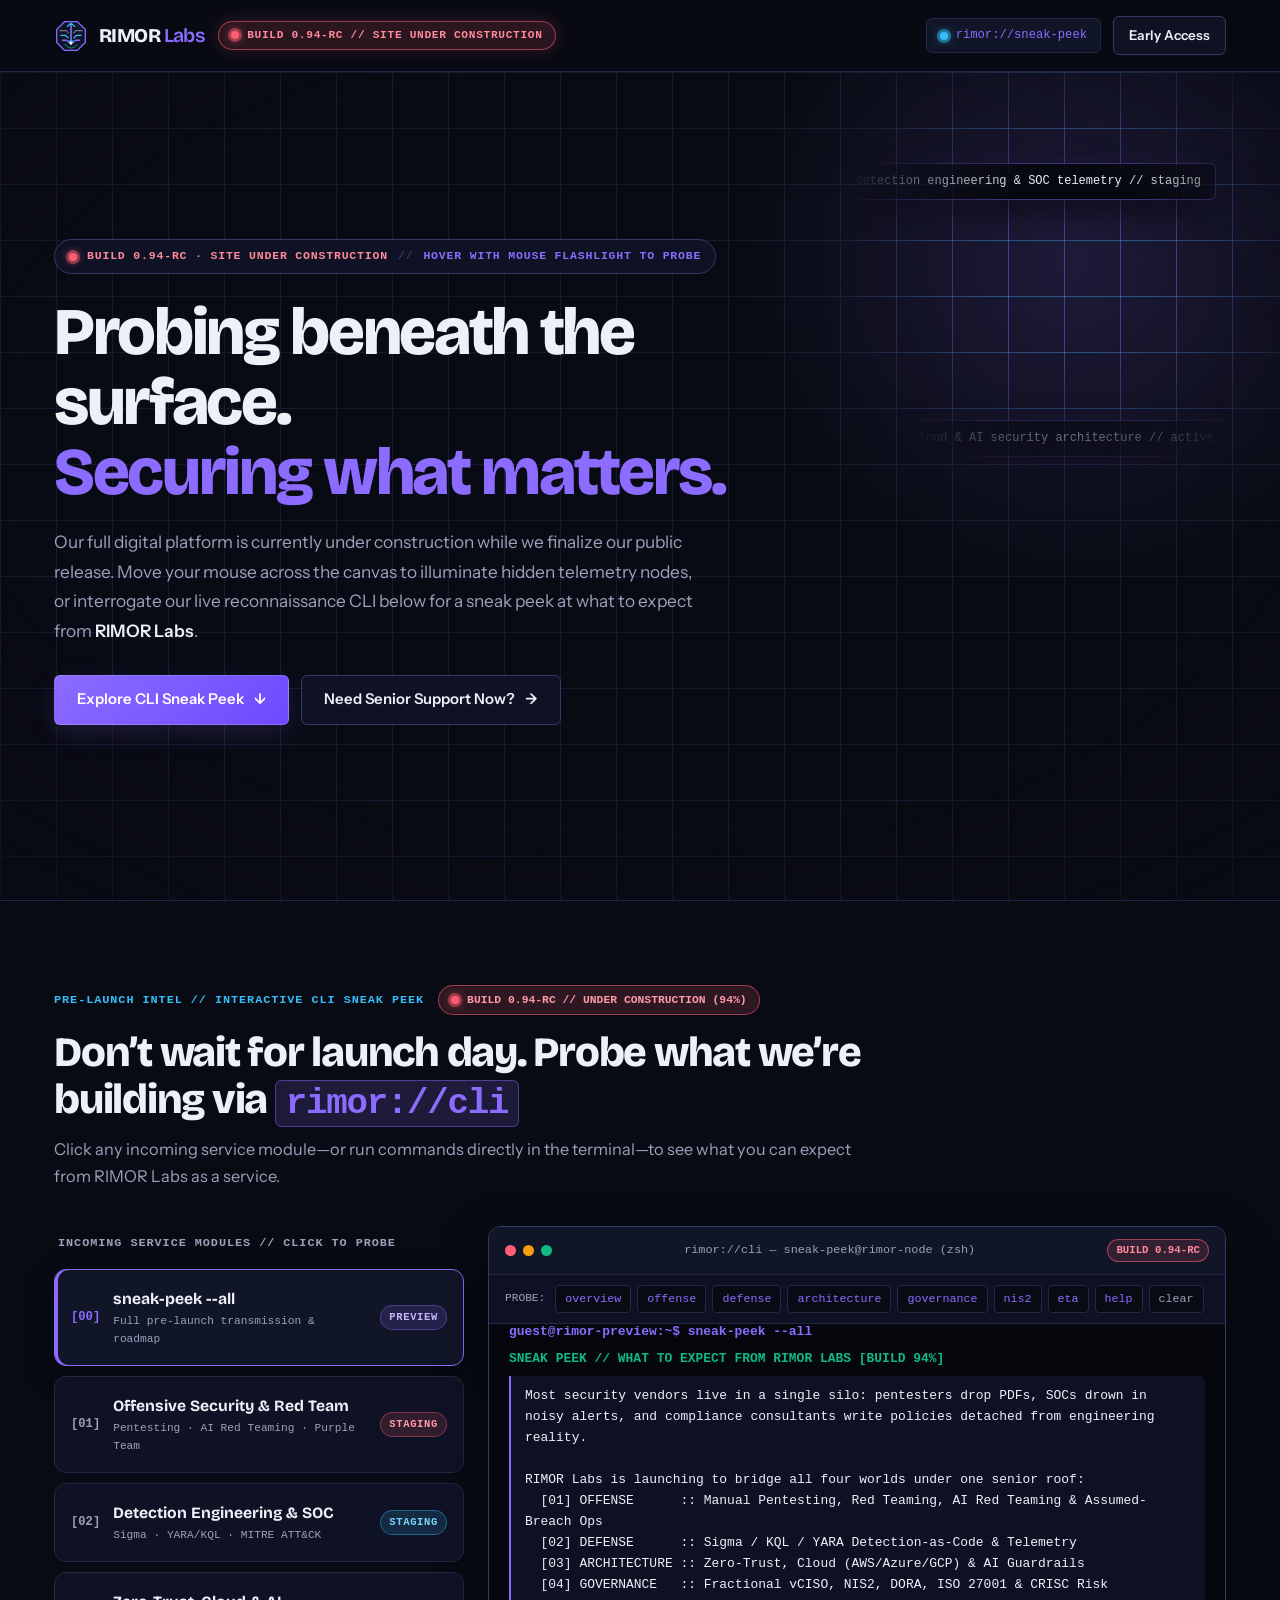
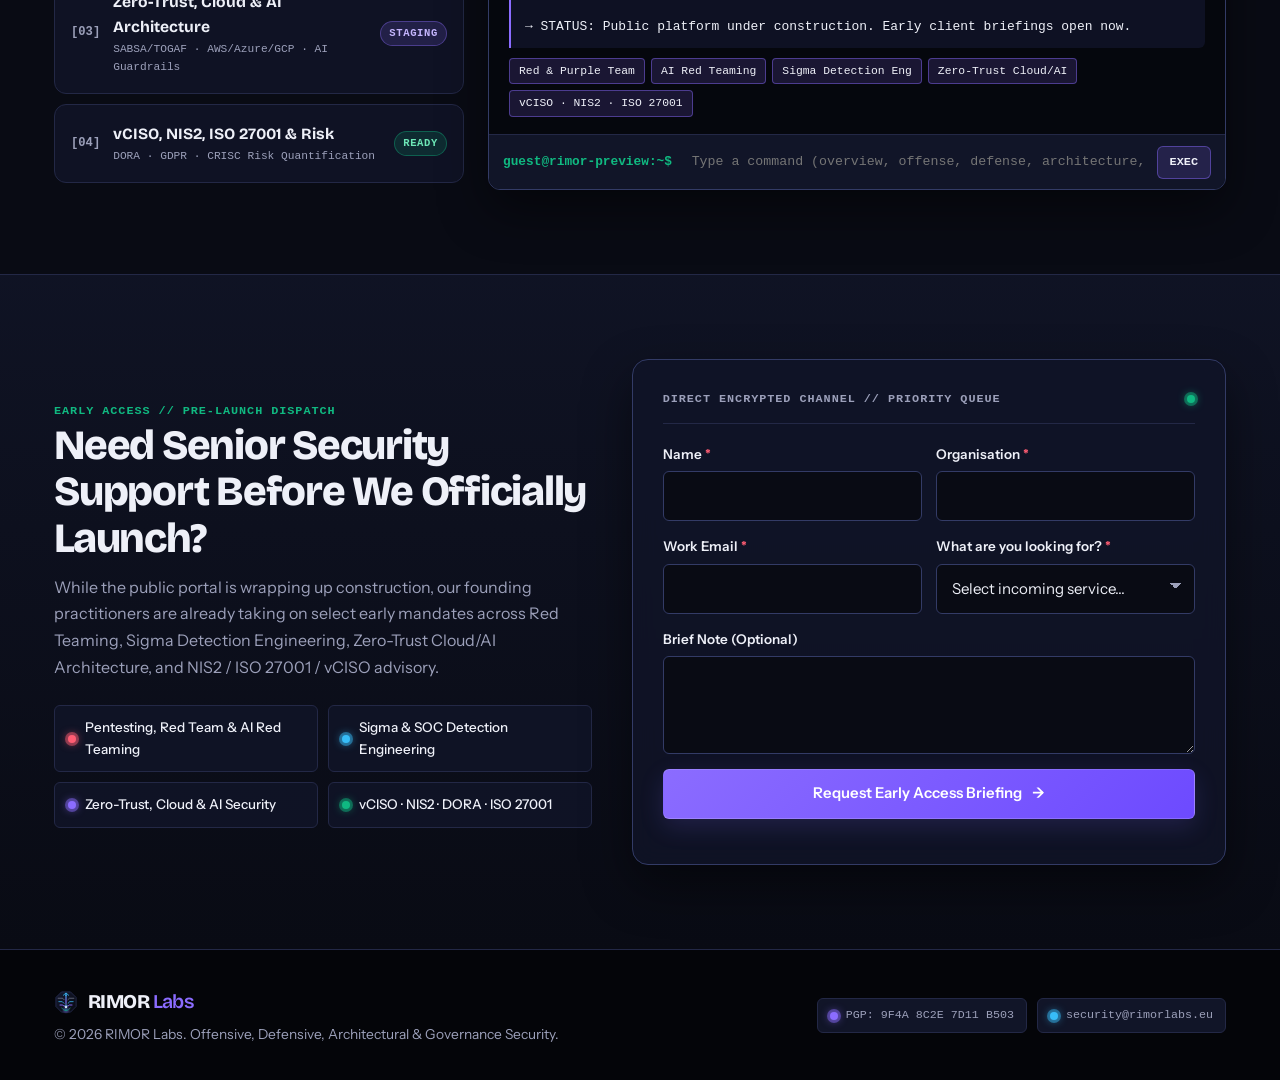
<file: index.html>
<!DOCTYPE html>
<html lang="en" class="no-js">
<head>
  <meta charset="UTF-8" />
  <meta name="viewport" content="width=device-width, initial-scale=1.0" />
  <title>RIMOR Labs — Under Construction // Launching Soon</title>
  <meta name="description" content="RIMOR Labs is currently under construction. Probe the interactive CLI for a sneak peek into our upcoming Offensive Security, Detection Engineering, Security Architecture, and Cyber Governance (NIS2 · ISO 27001 · vCISO) services." />
  <meta name="theme-color" content="#090b14" />
  <meta name="robots" content="index, follow" />

  <!-- OpenGraph / Social Sharing -->
  <meta property="og:type" content="website" />
  <meta property="og:site_name" content="RIMOR Labs" />
  <meta property="og:title" content="RIMOR Labs — Under Construction // Sneak Peek CLI" />
  <meta property="og:description" content="Our full platform is in final deployment. Run a probe in the interactive CLI for a sneak peek at RIMOR Labs' offensive, defensive, architectural & governance capabilities." />
  <meta property="og:image" content="assets/img/og-preview.svg" />
  <meta name="twitter:card" content="summary_large_image" />
  <meta name="twitter:title" content="RIMOR Labs — Launching Soon" />
  <meta name="twitter:description" content="Interactive recon canvas & CLI sneak peek. Offensive Security, Detection Engineering, Zero-Trust Architecture & NIS2/vCISO Governance." />
  <meta name="twitter:image" content="assets/img/og-preview.svg" />

  <!-- Icons -->
  <link rel="icon" type="image/svg+xml" href="assets/img/favicon.svg" />

  <!-- Google Fonts: Bricolage Grotesque & Instrument Sans -->
  <link rel="preconnect" href="https://fonts.googleapis.com" />
  <link rel="preconnect" href="https://fonts.gstatic.com" crossorigin />
  <link href="https://fonts.googleapis.com/css2?family=Bricolage+Grotesque:opsz,wght@12..96,600;12..96,700;12..96,800&family=Instrument+Sans:wght@400;500;600&display=swap" rel="stylesheet" />

  <!-- Stylesheet -->
  <link rel="stylesheet" href="assets/css/styles.css" />
</head>
<body class="theme-v1">
  <a class="skip-link" href="#main-content">Skip to main content</a>

  <!-- =====================================================================
       A. MINIMALIST GLASS HEADER
       ===================================================================== -->
  <header class="site-header" id="top">
    <div class="container header-inner">
      <div class="brand-cluster">
        <a href="#top" class="brand-logo" aria-label="RIMOR Labs Home">
          <!-- Subsurface Depth-Probe Emblem inspired by "rimor" (cleaving strata to probe hidden depths) -->
          <svg class="brand-emblem" width="34" height="34" viewBox="0 0 64 64" fill="none" aria-hidden="true">
            <path d="M20 5H44L59 20V44L44 59H20L5 44V20L20 5Z" fill="#111528" stroke="currentColor" stroke-width="2.4" class="emblem-frame" />
            <path d="M11 22H23L27 26M53 22H41L37 26" stroke="#9ca0ba" stroke-width="2.2" stroke-linecap="round" stroke-linejoin="round" opacity="0.7" />
            <path d="M13 31H22L26.5 35.5M51 31H42L37.5 35.5" stroke="#38bdf8" stroke-width="2.4" stroke-linecap="round" stroke-linejoin="round" />
            <path d="M16 40H23.5L27.5 44M48 40H40.5L36.5 44" stroke="currentColor" stroke-width="2.4" stroke-linecap="round" stroke-linejoin="round" class="emblem-accent" />
            <path d="M21 48C24 52.5 27.8 54.5 32 54.5C36.2 54.5 40 52.5 43 48" stroke="#10b981" stroke-width="1.8" stroke-linecap="round" stroke-dasharray="2.5 2.5" />
            <path d="M32 9V43" stroke="currentColor" stroke-width="3" stroke-linecap="round" class="emblem-accent" />
            <path d="M25 14L32 8L39 14" stroke="#38bdf8" stroke-width="2.2" stroke-linecap="round" stroke-linejoin="round" />
            <path d="M32 49L26.5 40.5H37.5L32 49Z" fill="#38bdf8" />
            <circle cx="32" cy="45.5" r="2.8" fill="#eef0f8" />
          </svg>
          <span class="brand-wordmark">RIMOR <span class="brand-light">Labs</span></span>
        </a>

        <div class="status-pill status-pill-alert" aria-label="Build status">
          <span class="signal-dot dot-crimson" aria-hidden="true"></span>
          <span class="status-pill-text">BUILD 0.94-RC // SITE UNDER CONSTRUCTION</span>
        </div>
      </div>

      <nav class="primary-nav" id="primaryNav" aria-label="Primary navigation">
        <a href="#sneak-peek" class="nav-chip-link">
          <span class="signal-dot dot-cyan" aria-hidden="true"></span>
          <span>rimor://sneak-peek</span>
        </a>
        <a href="#contact" class="btn btn-outline btn-sm">Early Access</a>
      </nav>
    </div>
  </header>

  <main id="main-content">
    <!-- =====================================================================
         B. SHADOWOPSEU-INSPIRED "RECON FLASHLIGHT" HERO (UNDER CONSTRUCTION)
         ===================================================================== -->
    <section class="hero-section" id="hero" aria-labelledby="hero-heading">
      <!-- Ambient 56x56 tactical grid + mouse-tracked spotlight glow -->
      <div class="hero-grid-backdrop" aria-hidden="true"></div>
      <div class="hero-spotlight-glow" aria-hidden="true"></div>

      <!-- Hidden Recon Layer revealed only when hovering with the mouse flashlight -->
      <div class="recon-layer" id="reconLayer" aria-hidden="true">
        <div class="recon-grid-intense"></div>

        <div class="telemetry-node node-pos-1">
          <span class="signal-dot dot-crimson"></span>
          <code>[RED::OPS] adversary simulation, pentesting &amp; AI red teaming // incoming</code>
        </div>

        <div class="telemetry-node node-pos-2">
          <span class="signal-dot dot-cyan"></span>
          <code>[BLUE::ENG] sigma detection engineering &amp; SOC telemetry // staging</code>
        </div>

        <div class="telemetry-node node-pos-3">
          <span class="signal-dot dot-violet"></span>
          <code>[ARCH::ZERO] zero-trust, cloud &amp; AI security architecture // active</code>
        </div>

        <div class="telemetry-node node-pos-4">
          <span class="signal-dot dot-emerald"></span>
          <code>[GRC::EU] vCISO · NIS2 · DORA · ISO 27001 // ready</code>
        </div>

        <div class="telemetry-node node-pos-5">
          <span class="signal-dot dot-crimson"></span>
          <code>[BUILD 0.94-RC] platform deployment progress: ██████████░ 94%</code>
        </div>

        <div class="telemetry-node node-pos-6">
          <span class="signal-dot dot-violet"></span>
          <code>[HINT] run `sneak-peek` in the CLI below to unlock service intel</code>
        </div>
      </div>

      <!-- Foreground Hero Content -->
      <div class="container hero-container">
        <div class="hero-content">
          <div class="eyebrow-badge">
            <span class="signal-dot dot-crimson" aria-hidden="true"></span>
            <span class="eyebrow-alert-text">BUILD 0.94-RC · SITE UNDER CONSTRUCTION</span>
            <span class="eyebrow-divider" aria-hidden="true">//</span>
            <span class="eyebrow-hint">HOVER WITH MOUSE FLASHLIGHT TO PROBE</span>
          </div>

          <h1 id="hero-heading" class="hero-headline">
            Probing beneath the surface.
            <span class="text-accent">Securing what matters.</span>
          </h1>

          <p class="hero-lead">
            Our full digital platform is currently under construction while we finalize our public release. Move your mouse across the canvas to illuminate hidden telemetry nodes, or interrogate our live reconnaissance CLI below for a sneak peek at what to expect from <strong>RIMOR Labs</strong>.
          </p>

          <!-- Clean Hero Action Row -->
          <div class="hero-cta-row">
            <a href="#sneak-peek" class="btn btn-primary">
              <span>Explore CLI Sneak Peek</span>
              <span aria-hidden="true">↓</span>
            </a>
            <a href="#contact" class="btn btn-outline">
              <span>Need Senior Support Now?</span>
              <span aria-hidden="true">→</span>
            </a>
          </div>
        </div>
      </div>
    </section>

    <!-- =====================================================================
         C. INTERACTIVE CLI SNEAK PEEK WORKBENCH (WHAT TO EXPECT FROM RIMOR LABS)
         ===================================================================== -->
    <section class="section" id="sneak-peek" aria-labelledby="sneak-peek-heading">
      <div class="container">
        <div class="section-header-compact">
          <div class="eyebrow-row">
            <span class="mono-tag tag-cyan">PRE-LAUNCH INTEL // INTERACTIVE CLI SNEAK PEEK</span>
            <span class="build-progress-pill">
              <span class="signal-dot dot-crimson" aria-hidden="true"></span>
              <span>BUILD 0.94-RC // UNDER CONSTRUCTION (94%)</span>
            </span>
          </div>
          <h2 id="sneak-peek-heading" class="section-title">
            Don’t wait for launch day. Probe what we’re building via <code>rimor://cli</code>
          </h2>
          <p class="section-subtitle">
            Click any incoming service module—or run commands directly in the terminal—to see what you can expect from RIMOR Labs as a service.
          </p>
        </div>

        <div class="sneak-peek-workbench">
          <!-- Left Column: 5 Incoming Service Modules (Interactive Triggers) -->
          <div class="module-selector-col" role="tablist" aria-label="Incoming RIMOR Labs service modules">
            <div class="module-col-header">
              <span class="mono-tag">INCOMING SERVICE MODULES // CLICK TO PROBE</span>
            </div>

            <button
              type="button"
              class="module-trigger active"
              role="tab"
              aria-selected="true"
              data-cmd="overview"
            >
              <span class="module-code">[00]</span>
              <span class="module-info">
                <span class="module-name">sneak-peek --all</span>
                <span class="module-tag">Full pre-launch transmission &amp; roadmap</span>
              </span>
              <span class="module-status status-violet">PREVIEW</span>
            </button>

            <button
              type="button"
              class="module-trigger"
              role="tab"
              aria-selected="false"
              data-cmd="offense"
            >
              <span class="module-code">[01]</span>
              <span class="module-info">
                <span class="module-name">Offensive Security &amp; Red Team</span>
                <span class="module-tag">Pentesting · AI Red Teaming · Purple Team</span>
              </span>
              <span class="module-status status-crimson">STAGING</span>
            </button>

            <button
              type="button"
              class="module-trigger"
              role="tab"
              aria-selected="false"
              data-cmd="defense"
            >
              <span class="module-code">[02]</span>
              <span class="module-info">
                <span class="module-name">Detection Engineering &amp; SOC</span>
                <span class="module-tag">Sigma · YARA/KQL · MITRE ATT&amp;CK</span>
              </span>
              <span class="module-status status-cyan">STAGING</span>
            </button>

            <button
              type="button"
              class="module-trigger"
              role="tab"
              aria-selected="false"
              data-cmd="architecture"
            >
              <span class="module-code">[03]</span>
              <span class="module-info">
                <span class="module-name">Zero-Trust, Cloud &amp; AI Architecture</span>
                <span class="module-tag">SABSA/TOGAF · AWS/Azure/GCP · AI Guardrails</span>
              </span>
              <span class="module-status status-violet">STAGING</span>
            </button>

            <button
              type="button"
              class="module-trigger"
              role="tab"
              aria-selected="false"
              data-cmd="governance"
            >
              <span class="module-code">[04]</span>
              <span class="module-info">
                <span class="module-name">vCISO, NIS2, ISO 27001 &amp; Risk</span>
                <span class="module-tag">DORA · GDPR · CRISC Risk Quantification</span>
              </span>
              <span class="module-status status-emerald">READY</span>
            </button>
          </div>

          <!-- Right Column: Interactive Recon Terminal -->
          <div class="terminal-card" aria-label="Interactive RIMOR Labs Sneak Peek CLI">
            <div class="terminal-window-bar">
              <div class="window-dots" aria-hidden="true">
                <span class="win-dot win-close"></span>
                <span class="win-dot win-min"></span>
                <span class="win-dot win-max"></span>
              </div>
              <div class="window-title">rimor://cli — sneak-peek@rimor-node (zsh)</div>
              <div class="window-badge">BUILD 0.94-RC</div>
            </div>

            <!-- Quick Command Chips -->
            <div class="terminal-chips-bar" role="group" aria-label="Quick terminal commands">
              <span class="chips-label">PROBE:</span>
              <button type="button" class="cmd-chip" data-cmd="overview">overview</button>
              <button type="button" class="cmd-chip" data-cmd="offense">offense</button>
              <button type="button" class="cmd-chip" data-cmd="defense">defense</button>
              <button type="button" class="cmd-chip" data-cmd="architecture">architecture</button>
              <button type="button" class="cmd-chip" data-cmd="governance">governance</button>
              <button type="button" class="cmd-chip" data-cmd="nis2">nis2</button>
              <button type="button" class="cmd-chip" data-cmd="eta">eta</button>
              <button type="button" class="cmd-chip" data-cmd="help">help</button>
              <button type="button" class="cmd-chip cmd-chip-muted" data-cmd="clear">clear</button>
            </div>

            <!-- Terminal Output Log -->
            <div class="terminal-output" id="terminalOutput" role="log" aria-live="polite">
              <div class="term-entry">
                <div class="term-banner">RIMOR LABS // PRE-LAUNCH SNEAK-PEEK TERMINAL v0.94-RC</div>
                <div class="term-muted">Public site is currently under construction. Type <span class="term-hl">'help'</span> or click any module to inspect incoming services.</div>
              </div>
            </div>

            <!-- Terminal Command Input -->
            <form class="terminal-input-form" id="terminalForm" autocomplete="off">
              <label for="terminalInput" class="terminal-prompt">guest@rimor-preview:~$&nbsp;</label>
              <input
                type="text"
                id="terminalInput"
                class="terminal-input"
                placeholder="Type a command (overview, offense, defense, architecture, governance, nis2, eta, clear)..."
                aria-label="Terminal command input"
                spellcheck="false"
              />
              <button type="submit" class="btn btn-sm btn-terminal-run">EXEC</button>
            </form>
          </div>
        </div>
      </div>
    </section>

    <!-- =====================================================================
         D. EARLY ACCESS / PRIORITY BRIEFING DISPATCH (NETLIFY FORM)
         ===================================================================== -->
    <section class="section section-alt" id="contact" aria-labelledby="contact-heading">
      <div class="container">
        <div class="early-access-shell">
          <div class="early-access-intro">
            <span class="mono-tag tag-emerald">EARLY ACCESS // PRE-LAUNCH DISPATCH</span>
            <h2 id="contact-heading" class="section-title">
              Need Senior Security Support Before We Officially Launch?
            </h2>
            <p class="contact-lead">
              While the public portal is wrapping up construction, our founding practitioners are already taking on select early mandates across Red Teaming, Sigma Detection Engineering, Zero-Trust Cloud/AI Architecture, and NIS2 / ISO 27001 / vCISO advisory.
            </p>

            <div class="stealth-perks">
              <div class="perk-pill">
                <span class="signal-dot dot-crimson" aria-hidden="true"></span>
                <span>Pentesting, Red Team &amp; AI Red Teaming</span>
              </div>
              <div class="perk-pill">
                <span class="signal-dot dot-cyan" aria-hidden="true"></span>
                <span>Sigma &amp; SOC Detection Engineering</span>
              </div>
              <div class="perk-pill">
                <span class="signal-dot dot-violet" aria-hidden="true"></span>
                <span>Zero-Trust, Cloud &amp; AI Security</span>
              </div>
              <div class="perk-pill">
                <span class="signal-dot dot-emerald" aria-hidden="true"></span>
                <span>vCISO · NIS2 · DORA · ISO 27001</span>
              </div>
            </div>
          </div>

          <div class="contact-form-card">
            <div class="form-card-header">
              <span class="mono-tag">DIRECT ENCRYPTED CHANNEL // PRIORITY QUEUE</span>
              <span class="signal-dot dot-emerald" aria-hidden="true"></span>
            </div>

            <form
              name="rimor-briefing"
              method="POST"
              data-netlify="true"
              netlify-honeypot="bot-field"
              class="briefing-form"
              id="rimorBriefingForm"
              novalidate
            >
              <input type="hidden" name="form-name" value="rimor-briefing" />
              <p class="sr-only" aria-hidden="true">
                <label>Don’t fill this out if you’re human: <input name="bot-field" tabindex="-1" autocomplete="off" /></label>
              </p>

              <div class="form-row-two">
                <div class="form-group">
                  <label for="briefingName" class="form-label">Name <span class="req-star" aria-hidden="true">*</span></label>
                  <input
                    type="text"
                    id="briefingName"
                    name="name"
                    class="input-field"
                    autocomplete="name"
                    required
                  />
                </div>

                <div class="form-group">
                  <label for="briefingOrg" class="form-label">Organisation <span class="req-star" aria-hidden="true">*</span></label>
                  <input
                    type="text"
                    id="briefingOrg"
                    name="organisation"
                    class="input-field"
                    autocomplete="organization"
                    required
                  />
                </div>
              </div>

              <div class="form-row-two">
                <div class="form-group">
                  <label for="briefingEmail" class="form-label">Work Email <span class="req-star" aria-hidden="true">*</span></label>
                  <input
                    type="email"
                    id="briefingEmail"
                    name="email"
                    class="input-field"
                    autocomplete="email"
                    required
                  />
                </div>

                <div class="form-group">
                  <label for="briefingInterest" class="form-label">What are you looking for? <span class="req-star" aria-hidden="true">*</span></label>
                  <select id="briefingInterest" name="interest" class="input-field select-field" required>
                    <option value="" disabled selected>Select incoming service...</option>
                    <option value="Penetration Testing & Red Teaming">Penetration Testing &amp; Red Teaming</option>
                    <option value="Detection Engineering">Detection Engineering</option>
                    <option value="Security Architecture">Security Architecture</option>
                    <option value="Cloud & AI Security">Cloud &amp; AI Security</option>
                    <option value="vCISO & Governance / NIS2 / ISO 27001">vCISO &amp; Governance / NIS2 / ISO 27001</option>
                    <option value="General Launch Notification">General Launch Notification</option>
                  </select>
                </div>
              </div>

              <div class="form-group">
                <label for="briefingMessage" class="form-label">Brief Note (Optional)</label>
                <textarea
                  id="briefingMessage"
                  name="message"
                  rows="3"
                  class="input-field textarea-field"
                ></textarea>
              </div>

              <button type="submit" class="btn btn-primary btn-block briefing-submit-btn">
                <span>Request Early Access Briefing</span>
                <span class="btn-arrow" aria-hidden="true">→</span>
              </button>

              <div class="form-feedback" id="briefingFormFeedback" role="status" aria-live="polite"></div>
            </form>
          </div>
        </div>
      </div>
    </section>
  </main>

  <!-- =====================================================================
       E. MINIMALIST FOOTER
       ===================================================================== -->
  <footer class="site-footer">
    <div class="container footer-inner">
      <div class="footer-brand-col">
        <div class="footer-logo-row">
          <img src="assets/img/favicon.svg" alt="" width="24" height="24" class="footer-emblem" />
          <span class="brand-wordmark">RIMOR <span class="brand-light">Labs</span></span>
        </div>
        <p class="footer-copy">
          © <span id="currentYear">2026</span> RIMOR Labs. Offensive, Defensive, Architectural &amp; Governance Security.
        </p>
      </div>

      <div class="footer-posture-col">
        <div class="posture-badges">
          <button type="button" class="posture-pill posture-pill-btn" id="pgpModalOpenBtn" aria-haspopup="dialog" aria-controls="pgpModal">
            <span class="signal-dot dot-violet" aria-hidden="true"></span>
            <span>PGP: 9F4A 8C2E 7D11 B503</span>
          </button>

          <a href="#contact" class="posture-pill">
            <span class="signal-dot dot-cyan" aria-hidden="true"></span>
            <span>security@rimorlabs.eu</span>
          </a>
        </div>
      </div>
    </div>
  </footer>

  <!-- PGP Fingerprint Modal -->
  <div class="modal-backdrop" id="pgpModal" role="dialog" aria-modal="true" aria-labelledby="pgpModalTitle" hidden>
    <div class="modal-panel">
      <div class="modal-header">
        <span class="mono-tag tag-violet">CRYPTOGRAPHIC IDENTITY // PGP KEY</span>
        <button type="button" class="modal-close-btn" id="pgpModalCloseBtn" aria-label="Close PGP modal">✕</button>
      </div>
      <h3 id="pgpModalTitle" class="modal-title">RIMOR Labs Security &amp; Disclosure Key</h3>
      <p class="modal-desc">
        Use the following OpenPGP fingerprint to verify signed advisories or encrypt sensitive briefing materials sent to <code>security@rimorlabs.eu</code>.
      </p>
      <div class="pgp-fingerprint-box">
        <code id="pgpFingerprintText">9F4A 8C2E 7D11 B503 4E9A  1C88 B205 D7E4 C901 3FA2</code>
        <button type="button" class="btn btn-sm btn-outline" id="copyPgpBtn">Copy Fingerprint</button>
      </div>
    </div>
  </div>

  <script src="assets/js/app.js" defer></script>
</body>
</html>
</file>
<file: assets/css/styles.css>
/* =====================================================================
   RIMOR Labs — Multi-Concept Design System (V1, V2, V3, V4)
   Includes:
     - V1: Stealth Obsidian & Violet Recon (index.html)
     - V2: Tactical Emerald Command Deck (version-2.html — No Purple)
     - V3: Arctic Cyan Blueprint & Sonar Hub (version-3.html — No Purple)
     - V4: Crimson Red-Ops Bento Matrix (version-4.html — No Purple)
   ===================================================================== */

:root,
body.theme-v1 {
  /* Core Palette (V1 Default: Obsidian + Violet + Cyan) */
  --ink: #090b14;
  --panel: #111528;
  --panel-glass: rgba(17, 21, 40, 0.8);
  --panel-elevated: #161b33;
  --line: #232846;
  --line-bright: #333b66;
  --text: #eef0f8;
  --muted: #9ca0ba;

  /* Dynamic Primary Accent (Violet in V1) */
  --accent: #8b6cff;
  --accent-strong: #6d4aff;
  --accent-soft: rgba(139, 108, 255, 0.16);
  --accent-border: rgba(139, 108, 255, 0.45);
  --accent-secondary: #38bdf8;
  --grid-glow-primary: rgba(139, 108, 255, 0.36);
  --grid-glow-secondary: rgba(56, 189, 248, 0.32);

  /* Named Signal Tokens */
  --violet: #8b6cff;
  --violet-soft: rgba(139, 108, 255, 0.16);
  --crimson: #ff5d73;
  --crimson-soft: rgba(255, 93, 115, 0.15);
  --cyan: #38bdf8;
  --cyan-soft: rgba(56, 189, 248, 0.15);
  --emerald: #10b981;
  --emerald-soft: rgba(16, 185, 129, 0.15);

  /* Typography */
  --font-display: "Bricolage Grotesque", -apple-system, BlinkMacSystemFont, "Segoe UI", sans-serif;
  --font-sans: "Instrument Sans", -apple-system, BlinkMacSystemFont, "Segoe UI", Roboto, sans-serif;
  --font-mono: "JetBrains Mono", "SFMono-Regular", ui-monospace, Menlo, Monaco, Consolas, monospace;

  /* Recon Flashlight Coordinates */
  --x: 72%;
  --y: 38%;

  /* Layout & Geometry */
  --container-max: 1220px;
  --header-height: 72px;
  --radius-sm: 6px;
  --radius-md: 12px;
  --radius-lg: 16px;
  --shadow-panel: 0 20px 50px rgba(0, 0, 0, 0.48);
}

/* =====================================================================
   THEME V2: TACTICAL EMERALD & AMBER ON CARBON BLACK (NO PURPLE)
   ===================================================================== */
body.theme-v2 {
  --ink: #060a08;
  --panel: #0c1511;
  --panel-glass: rgba(12, 21, 17, 0.84);
  --panel-elevated: #112019;
  --line: #1a2e25;
  --line-bright: #264739;
  --text: #ecfdf5;
  --muted: #8fa69b;

  --accent: #10b981;
  --accent-strong: #059669;
  --accent-soft: rgba(16, 185, 129, 0.16);
  --accent-border: rgba(16, 185, 129, 0.48);
  --accent-secondary: #f59e0b;
  --grid-glow-primary: rgba(16, 185, 129, 0.38);
  --grid-glow-secondary: rgba(245, 158, 11, 0.28);
}

/* =====================================================================
   THEME V3: ARCTIC CYAN & COBALT BLUE ON ABYSSAL NAVY (NO PURPLE)
   ===================================================================== */
body.theme-v3 {
  --ink: #040b16;
  --panel: #081528;
  --panel-glass: rgba(8, 21, 40, 0.82);
  --panel-elevated: #0d203b;
  --line: #152c4a;
  --line-bright: #1e426e;
  --text: #f0f9ff;
  --muted: #8da9c4;

  --accent: #38bdf8;
  --accent-strong: #0284c7;
  --accent-soft: rgba(56, 189, 248, 0.16);
  --accent-border: rgba(56, 189, 248, 0.48);
  --accent-secondary: #06b6d4;
  --grid-glow-primary: rgba(56, 189, 248, 0.38);
  --grid-glow-secondary: rgba(16, 185, 129, 0.3);
}

/* =====================================================================
   THEME V4: SIGNAL CRIMSON & TITANIUM ON GRAPHITE OBSIDIAN (NO PURPLE)
   ===================================================================== */
body.theme-v4 {
  --ink: #0b0b0e;
  --panel: #141419;
  --panel-glass: rgba(20, 20, 25, 0.85);
  --panel-elevated: #1c1c24;
  --line: #272730;
  --line-bright: #3b3b48;
  --text: #f4f4f6;
  --muted: #a1a1aa;

  --accent: #ff5d73;
  --accent-strong: #e11d48;
  --accent-soft: rgba(255, 93, 115, 0.16);
  --accent-soft: rgba(244, 63, 94, 0.16);
  --accent-border: rgba(255, 93, 115, 0.5);
  --accent-secondary: #f4f4f6;
  --grid-glow-primary: rgba(255, 93, 115, 0.38);
  --grid-glow-secondary: rgba(244, 244, 246, 0.22);
}

/* =====================================================================
   1. RESET & BASE ACCESSIBILITY
   ===================================================================== */
*,
*::before,
*::after {
  box-sizing: border-box;
  margin: 0;
  padding: 0;
}

html {
  scroll-behavior: smooth;
  scroll-padding-top: calc(var(--header-height) + 16px);
  background-color: var(--ink);
  color: var(--text);
  font-family: var(--font-sans);
  font-size: 16px;
  line-height: 1.6;
  -webkit-font-smoothing: antialiased;
  -moz-osx-font-smoothing: grayscale;
}

body {
  background-color: var(--ink);
  color: var(--text);
  min-height: 100vh;
  overflow-x: hidden;
}

img,
svg {
  display: block;
  max-width: 100%;
}

a {
  color: inherit;
  text-decoration: none;
  transition: color 0.2s ease, border-color 0.2s ease, background-color 0.2s ease;
}

ul {
  list-style: none;
}

button,
input,
select,
textarea {
  font: inherit;
  color: inherit;
}

:focus-visible {
  outline: 2px solid var(--accent);
  outline-offset: 3px;
  border-radius: var(--radius-sm);
}

.sr-only {
  position: absolute;
  width: 1px;
  height: 1px;
  padding: 0;
  margin: -1px;
  overflow: hidden;
  clip: rect(0, 0, 0, 0);
  white-space: nowrap;
  border: 0;
}

.skip-link {
  position: fixed;
  top: -100px;
  left: 16px;
  z-index: 9999;
  background: var(--accent);
  color: #090b14;
  font-weight: 700;
  padding: 10px 18px;
  border-radius: var(--radius-sm);
  transition: top 0.2s ease;
}

.skip-link:focus {
  top: 16px;
}

/* =====================================================================
   2. CONCEPT VERSION SWITCHER BAR (TOP DOCK)
   ===================================================================== */
.version-switcher-bar {
  position: sticky;
  top: 0;
  z-index: 200;
  min-height: var(--switcher-height);
  background: #040509;
  border-bottom: 1px solid var(--line);
  display: flex;
  align-items: center;
  padding: 6px 0;
}

.version-switcher-inner {
  display: flex;
  align-items: center;
  justify-content: space-between;
  flex-wrap: wrap;
  gap: 10px;
}

.version-switcher-label {
  font-family: var(--font-mono);
  font-size: 0.68rem;
  font-weight: 700;
  letter-spacing: 0.08em;
  color: var(--muted);
}

.version-links {
  display: flex;
  align-items: center;
  flex-wrap: wrap;
  gap: 6px;
}

.version-pill {
  display: inline-flex;
  align-items: center;
  gap: 7px;
  padding: 4px 11px;
  border-radius: 999px;
  font-family: var(--font-mono);
  font-size: 0.71rem;
  font-weight: 600;
  color: var(--muted);
  background: rgba(255, 255, 255, 0.03);
  border: 1px solid var(--line);
  transition: all 0.18s ease;
}

.version-pill:hover {
  color: var(--text);
  border-color: var(--line-bright);
  background: rgba(255, 255, 255, 0.07);
}

.version-pill.active {
  color: var(--text);
  border-color: var(--accent);
  background: var(--accent-soft);
  box-shadow: 0 0 16px var(--accent-soft);
}

.v-dot {
  width: 7px;
  height: 7px;
  border-radius: 50%;
}

.v-dot-violet {
  background: #8b6cff;
}

.v-dot-emerald {
  background: #10b981;
}

.v-dot-cyan {
  background: #38bdf8;
}

.v-dot-crimson {
  background: #ff5d73;
}

/* =====================================================================
   3. TYPOGRAPHY & SHARED PRIMITIVES
   ===================================================================== */
h1,
h2,
h3,
h4 {
  font-family: var(--font-display);
  letter-spacing: -0.03em;
  line-height: 1.12;
  color: var(--text);
}

code,
pre,
.mono-tag {
  font-family: var(--font-mono);
}

.container {
  width: 100%;
  max-width: var(--container-max);
  margin: 0 auto;
  padding: 0 24px;
}

.section {
  position: relative;
  padding: 84px 0;
  border-top: 1px solid var(--line);
}

.section-alt {
  background: linear-gradient(180deg, var(--panel-glass) 0%, var(--ink) 100%);
}

.section-header-compact {
  max-width: 820px;
  margin-bottom: 36px;
}

.v3-header-center {
  margin-left: auto;
  margin-right: auto;
  text-align: center;
}

.eyebrow-row {
  display: flex;
  align-items: center;
  flex-wrap: wrap;
  gap: 14px;
  margin-bottom: 14px;
}

.eyebrow-row-center {
  justify-content: center;
}

.build-progress-pill {
  display: inline-flex;
  align-items: center;
  gap: 8px;
  padding: 5px 12px;
  border-radius: 999px;
  background: var(--crimson-soft);
  border: 1px solid rgba(255, 93, 115, 0.55);
  font-family: var(--font-mono);
  font-size: 0.71rem;
  font-weight: 700;
  color: #ff9aa8;
}

.build-bar {
  width: 54px;
  height: 6px;
  border-radius: 99px;
  background: rgba(255, 255, 255, 0.1);
  overflow: hidden;
}

.build-bar-fill {
  display: block;
  width: 94%;
  height: 100%;
  background: linear-gradient(90deg, var(--accent), var(--accent-secondary));
}

.section-title {
  font-size: clamp(1.85rem, 3.3vw, 2.6rem);
  font-weight: 800;
  margin-bottom: 12px;
}

.section-title code {
  font-size: 0.86em;
  color: var(--accent);
  background: var(--accent-soft);
  border: 1px solid var(--accent-border);
  padding: 2px 10px;
  border-radius: var(--radius-sm);
}

.section-subtitle {
  font-size: 1.02rem;
  color: var(--muted);
  line-height: 1.65;
}

.text-accent {
  color: var(--accent);
}

/* Signal Dots */
.signal-dot {
  display: inline-block;
  width: 8px;
  height: 8px;
  border-radius: 50%;
  flex-shrink: 0;
  position: relative;
}

.signal-dot::after {
  content: "";
  position: absolute;
  inset: -3px;
  border-radius: 50%;
  background: inherit;
  opacity: 0.45;
  animation: pulseSignal 2.4s infinite ease-in-out;
}

.dot-violet {
  background-color: var(--violet);
  box-shadow: 0 0 10px var(--violet);
}

.dot-crimson {
  background-color: var(--crimson);
  box-shadow: 0 0 10px var(--crimson);
}

.dot-cyan {
  background-color: var(--cyan);
  box-shadow: 0 0 10px var(--cyan);
}

.dot-emerald {
  background-color: var(--emerald);
  box-shadow: 0 0 10px var(--emerald);
}

@keyframes pulseSignal {
  0%,
  100% {
    transform: scale(1);
    opacity: 0.45;
  }
  50% {
    transform: scale(1.75);
    opacity: 0;
  }
}

.mono-tag {
  font-size: 0.74rem;
  font-weight: 600;
  letter-spacing: 0.08em;
  text-transform: uppercase;
  color: var(--muted);
}

.tag-violet {
  color: var(--violet);
}

.tag-cyan {
  color: var(--cyan);
}

.tag-emerald {
  color: var(--emerald);
}

.tag-crimson {
  color: var(--crimson);
}

/* Buttons */
.btn {
  display: inline-flex;
  align-items: center;
  justify-content: center;
  gap: 10px;
  font-family: var(--font-sans);
  font-size: 0.93rem;
  font-weight: 600;
  padding: 12px 22px;
  border-radius: var(--radius-sm);
  border: 1px solid transparent;
  cursor: pointer;
  transition: transform 0.16s ease, box-shadow 0.2s ease, background-color 0.2s ease, border-color 0.2s ease;
  white-space: nowrap;
}

.btn:active {
  transform: translateY(1px);
}

.btn-sm {
  padding: 8px 15px;
  font-size: 0.84rem;
}

.btn-block {
  width: 100%;
}

.btn-primary {
  background: linear-gradient(135deg, var(--accent) 0%, var(--accent-strong) 100%);
  color: #ffffff;
  border-color: rgba(255, 255, 255, 0.16);
  box-shadow: 0 8px 24px var(--accent-soft);
}

body.theme-v2 .btn-primary,
body.theme-v3 .btn-primary {
  color: #041014;
  font-weight: 700;
}

.btn-primary:hover {
  filter: brightness(1.08);
  box-shadow: 0 10px 30px var(--accent-border);
}

.btn-outline {
  background: var(--panel-glass);
  color: var(--text);
  border-color: var(--line-bright);
}

.btn-outline:hover {
  border-color: var(--accent);
  background: var(--accent-soft);
}

/* =====================================================================
   4. STICKY GLASS HEADER & SUBSURFACE PROBE LOGO
   ===================================================================== */
.site-header {
  position: sticky;
  top: 0;
  z-index: 100;
  height: var(--header-height);
  background: rgba(9, 11, 20, 0.84);
  backdrop-filter: blur(14px);
  -webkit-backdrop-filter: blur(14px);
  border-bottom: 1px solid var(--line);
}

body.theme-v2 .site-header {
  background: rgba(6, 10, 8, 0.86);
}

body.theme-v3 .site-header {
  background: rgba(4, 11, 22, 0.86);
}

body.theme-v4 .site-header {
  background: rgba(11, 11, 14, 0.88);
}

.header-inner {
  height: 100%;
  display: flex;
  align-items: center;
  justify-content: space-between;
  gap: 16px;
}

.brand-cluster {
  display: flex;
  align-items: center;
  gap: 14px;
  min-width: 0;
}

.brand-logo {
  display: inline-flex;
  align-items: center;
  gap: 11px;
  flex-shrink: 0;
  color: var(--accent);
}

.brand-emblem {
  width: 34px;
  height: 34px;
  transition: transform 0.25s ease;
}

.brand-logo:hover .brand-emblem {
  transform: translateY(1px) scale(1.05);
}

.brand-wordmark {
  font-family: var(--font-display);
  font-size: 1.22rem;
  font-weight: 800;
  letter-spacing: -0.03em;
  color: var(--text);
}

.brand-light {
  font-weight: 600;
  color: var(--accent);
}

.status-pill {
  display: inline-flex;
  align-items: center;
  gap: 8px;
  padding: 5px 12px;
  border-radius: 999px;
  background: var(--panel);
  border: 1px solid var(--line);
  font-family: var(--font-mono);
  font-size: 0.7rem;
  letter-spacing: 0.06em;
  color: var(--muted);
  white-space: nowrap;
}

.status-pill-alert {
  background: rgba(255, 93, 115, 0.14);
  border-color: rgba(255, 93, 115, 0.55);
  color: #ff8a9b;
  font-weight: 700;
  box-shadow: 0 0 18px rgba(255, 93, 115, 0.18);
}

.eyebrow-alert-text {
  color: #ff8a9b;
  font-weight: 700;
}

.primary-nav {
  display: flex;
  align-items: center;
  gap: 12px;
}

.nav-chip-link {
  display: inline-flex;
  align-items: center;
  gap: 8px;
  padding: 7px 13px;
  border-radius: var(--radius-sm);
  background: var(--panel);
  border: 1px solid var(--line);
  font-family: var(--font-mono);
  font-size: 0.76rem;
  color: var(--accent);
}

.nav-chip-link:hover {
  border-color: var(--accent);
  background: var(--accent-soft);
}

/* =====================================================================
   5. FLASHLIGHT CURSOR, FOLLOWER TORCH & RECON HERO
   ===================================================================== */
.hero-section {
  position: relative;
  min-height: calc(100svh - var(--header-height));
  display: flex;
  align-items: center;
  padding: 72px 0 80px;
  overflow: hidden;
  isolation: isolate;
  /* Custom Flashlight Mouse Cursor when hovering the hero canvas */
  cursor: url("../img/flashlight-cursor.svg") 6 6, crosshair;
}

/* Ensure interactive buttons/links inside hero still show pointer cursor */
.hero-section a,
.hero-section button,
.hero-section input {
  cursor: pointer;
}

.hero-section input[type="text"] {
  cursor: text;
}

/* Floating Flashlight Torch Icon Tracking (--x, --y) */
.flashlight-follower {
  position: absolute;
  left: var(--x);
  top: var(--y);
  transform: translate(-50%, -50%);
  z-index: 1;
  pointer-events: none;
  color: var(--accent);
  filter: drop-shadow(0 0 12px var(--accent));
  transition: opacity 0.2s ease;
}

.flashlight-reticle-svg {
  width: 46px;
  height: 46px;
}

/* Subtle 56px x 56px Tactical Grid */
.hero-grid-backdrop {
  position: absolute;
  inset: 0;
  z-index: -3;
  background-color: var(--ink);
  background-image:
    linear-gradient(to right, var(--line) 1px, transparent 1px),
    linear-gradient(to bottom, var(--line) 1px, transparent 1px);
  background-size: 56px 56px;
  opacity: 0.55;
  mask-image: radial-gradient(ellipse 90% 85% at 50% 45%, #000 55%, transparent 100%);
  -webkit-mask-image: radial-gradient(ellipse 90% 85% at 50% 45%, #000 55%, transparent 100%);
}

/* Cursor-Tracked Radial Flashlight Glow */
.hero-spotlight-glow {
  position: absolute;
  inset: 0;
  z-index: -2;
  pointer-events: none;
  background:
    radial-gradient(
      circle 320px at var(--x) var(--y),
      var(--accent-soft) 0%,
      transparent 100%
    );
}

/* Hidden Recon Layer Revealed via CSS Mask-Image at (--x, --y) */
.recon-layer {
  position: absolute;
  inset: 0;
  z-index: -1;
  pointer-events: none;
  user-select: none;
  mask-image: radial-gradient(circle 235px at var(--x) var(--y), #000 38%, transparent 100%);
  -webkit-mask-image: radial-gradient(circle 235px at var(--x) var(--y), #000 38%, transparent 100%);
}

.recon-grid-intense {
  position: absolute;
  inset: 0;
  background-image:
    linear-gradient(to right, var(--grid-glow-primary) 1px, transparent 1px),
    linear-gradient(to bottom, var(--grid-glow-secondary) 1px, transparent 1px);
  background-size: 56px 56px;
}

/* Hidden Telemetry Nodes in the Dark */
.telemetry-node {
  position: absolute;
  display: inline-flex;
  align-items: center;
  gap: 10px;
  padding: 8px 14px;
  background: rgba(6, 8, 14, 0.94);
  border: 1px solid var(--accent-border);
  border-radius: var(--radius-sm);
  box-shadow: 0 8px 28px rgba(0, 0, 0, 0.65), 0 0 18px var(--accent-soft);
  font-family: var(--font-mono);
  font-size: 0.75rem;
  color: var(--text);
  white-space: nowrap;
}

.node-pos-1 {
  top: 7%;
  left: 5%;
}

.node-pos-2 {
  top: 11%;
  right: 5%;
}

.node-pos-3 {
  top: 42%;
  right: 4%;
}

.node-pos-4 {
  bottom: 22%;
  right: 6%;
}

.node-pos-5 {
  bottom: 8%;
  left: 6%;
}

.node-pos-6 {
  bottom: 9%;
  right: 27%;
}

.hero-container {
  position: relative;
  z-index: 2;
}

.hero-content {
  max-width: 750px;
}

.eyebrow-badge {
  display: inline-flex;
  align-items: center;
  flex-wrap: wrap;
  gap: 10px;
  padding: 7px 14px;
  border-radius: 999px;
  background: var(--panel-glass);
  backdrop-filter: blur(12px);
  -webkit-backdrop-filter: blur(12px);
  border: 1px solid var(--line-bright);
  font-family: var(--font-mono);
  font-size: 0.72rem;
  font-weight: 600;
  letter-spacing: 0.07em;
  color: var(--text);
  margin-bottom: 24px;
}

.eyebrow-divider {
  color: var(--line-bright);
}

.eyebrow-hint {
  color: var(--accent);
}

.hero-headline {
  font-size: clamp(2.5rem, 5.2vw, 4.3rem);
  font-weight: 800;
  letter-spacing: -0.035em;
  line-height: 1.05;
  margin-bottom: 20px;
}

.hero-headline .text-accent {
  display: block;
}

.hero-lead {
  font-size: clamp(1rem, 1.35vw, 1.14rem);
  color: var(--muted);
  max-width: 650px;
  margin-bottom: 30px;
  line-height: 1.7;
}

.hero-lead strong {
  color: var(--text);
  font-weight: 600;
}

/* Clean Hero CTA Row + Flashlight Icon Chip */
.hero-cta-row {
  display: flex;
  flex-wrap: wrap;
  align-items: center;
  gap: 12px;
}

.scanner-mode-chip {
  display: inline-flex;
  align-items: center;
  gap: 8px;
  background: var(--panel-glass);
  border: 1px solid var(--accent-border);
  border-radius: 999px;
  padding: 9px 15px;
  font-family: var(--font-mono);
  font-size: 0.73rem;
  font-weight: 600;
  color: var(--text);
  cursor: pointer;
  transition: all 0.18s ease;
}

.scanner-mode-chip:hover {
  border-color: var(--accent);
  background: var(--accent-soft);
}

.flashlight-btn-icon {
  color: var(--accent);
  flex-shrink: 0;
}

/* =====================================================================
   6. VERSION 1 WORKBENCH (LEFT VERTICAL STACK + RIGHT TERMINAL)
   ===================================================================== */
.sneak-peek-workbench {
  display: grid;
  grid-template-columns: 410px 1fr;
  gap: 24px;
  align-items: stretch;
}

.module-selector-col {
  display: flex;
  flex-direction: column;
  gap: 10px;
}

.module-col-header {
  padding: 2px 4px 6px;
}

.module-trigger {
  width: 100%;
  text-align: left;
  display: flex;
  align-items: center;
  gap: 13px;
  padding: 16px;
  background: var(--panel-glass);
  border: 1px solid var(--line);
  border-radius: var(--radius-md);
  cursor: pointer;
  transition: background-color 0.18s ease, border-color 0.18s ease, transform 0.15s ease;
}

.module-trigger:hover {
  background: var(--panel-elevated);
  border-color: var(--line-bright);
  transform: translateX(2px);
}

.module-trigger.active {
  background: var(--panel);
  border-color: var(--accent);
  box-shadow: 0 10px 28px rgba(0, 0, 0, 0.35), inset 3px 0 0 var(--accent);
}

.module-code {
  font-family: var(--font-mono);
  font-size: 0.76rem;
  font-weight: 700;
  color: var(--muted);
}

.module-trigger.active .module-code {
  color: var(--accent);
}

.module-info {
  display: flex;
  flex-direction: column;
  gap: 2px;
  flex: 1;
  min-width: 0;
}

.module-name {
  font-family: var(--font-display);
  font-size: 0.98rem;
  font-weight: 700;
  color: var(--text);
}

.module-tag {
  font-family: var(--font-mono);
  font-size: 0.7rem;
  color: var(--muted);
}

.module-status {
  font-family: var(--font-mono);
  font-size: 0.66rem;
  font-weight: 700;
  letter-spacing: 0.06em;
  padding: 3px 8px;
  border-radius: 999px;
  border: 1px solid var(--line);
  flex-shrink: 0;
}

.status-violet {
  background: var(--violet-soft);
  color: #c4b5fd;
  border-color: rgba(139, 108, 255, 0.38);
}

.status-crimson {
  background: var(--crimson-soft);
  color: #ff9aa8;
  border-color: rgba(255, 93, 115, 0.38);
}

.status-cyan {
  background: var(--cyan-soft);
  color: #7dd3fc;
  border-color: rgba(56, 189, 248, 0.38);
}

.status-emerald {
  background: var(--emerald-soft);
  color: #6ee7b7;
  border-color: rgba(16, 185, 129, 0.38);
}

/* =====================================================================
   7. VERSION 2 SPECIFIC LAYOUT (SPLIT COMMAND DECK + HORIZONTAL STRIP)
   ===================================================================== */
.v2-command-grid {
  display: grid;
  grid-template-columns: 1fr 1.08fr;
  gap: 32px;
  align-items: center;
  margin-bottom: 36px;
}

.v2-hero-left .hero-headline {
  font-size: clamp(2.25rem, 4vw, 3.4rem);
}

.v2-horizontal-modules {
  display: grid;
  grid-template-columns: repeat(5, minmax(0, 1fr));
  gap: 12px;
}

.v2-horizontal-modules .module-trigger {
  flex-direction: column;
  align-items: flex-start;
  gap: 8px;
  padding: 15px;
}

.v2-horizontal-modules .module-trigger:hover {
  transform: translateY(-2px);
}

.v2-mod-top {
  width: 100%;
  display: flex;
  align-items: center;
  justify-content: space-between;
}

/* =====================================================================
   8. VERSION 3 SPECIFIC LAYOUT (CENTERED SONAR + DUAL BLUEPRINT PANE)
   ===================================================================== */
.hero-v3-centered {
  text-align: center;
}

.hero-content-centered {
  margin: 0 auto;
  max-width: 820px;
}

.hero-content-centered .hero-lead {
  margin-left: auto;
  margin-right: auto;
}

.hero-cta-centered {
  justify-content: center;
}

.v3-sonar-rings {
  position: absolute;
  inset: 0;
  z-index: -2;
  display: flex;
  align-items: center;
  justify-content: center;
  pointer-events: none;
}

.sonar-ring {
  position: absolute;
  border-radius: 50%;
  border: 1px dashed rgba(56, 189, 248, 0.22);
}

.ring-1 {
  width: 360px;
  height: 360px;
}

.ring-2 {
  width: 620px;
  height: 620px;
}

.ring-3 {
  width: 900px;
  height: 900px;
}

.v3-top-tabs {
  display: grid;
  grid-template-columns: repeat(5, minmax(0, 1fr));
  gap: 10px;
  margin-bottom: 20px;
}

.v3-top-tabs .module-trigger {
  justify-content: center;
  text-align: center;
  padding: 13px 12px;
}

.v3-dual-inspector {
  display: grid;
  grid-template-columns: 0.92fr 1.08fr;
  gap: 24px;
  align-items: stretch;
}

.v3-dossier-card {
  background: var(--panel-glass);
  border: 1px solid var(--line-bright);
  border-radius: var(--radius-md);
  padding: 28px;
  display: flex;
  flex-direction: column;
  gap: 16px;
  box-shadow: var(--shadow-panel);
}

.v3-dossier-header {
  display: flex;
  align-items: center;
  justify-content: space-between;
  gap: 10px;
  padding-bottom: 12px;
  border-bottom: 1px solid var(--line);
}

.v3-dossier-title {
  font-size: 1.55rem;
  font-weight: 800;
}

.v3-dossier-lead {
  font-size: 0.96rem;
  color: var(--muted);
  line-height: 1.65;
}

.v3-dossier-bullets {
  display: flex;
  flex-direction: column;
  gap: 10px;
  margin-bottom: auto;
}

.v3-dossier-bullets li {
  position: relative;
  padding-left: 18px;
  font-size: 0.9rem;
  color: var(--text);
}

.v3-dossier-bullets li::before {
  content: "›";
  position: absolute;
  left: 0;
  color: var(--accent);
  font-weight: 700;
}

/* =====================================================================
   9. VERSION 4 SPECIFIC LAYOUT (EDITORIAL HERO + BENTO MATRIX)
   ===================================================================== */
.v4-editorial-grid {
  display: grid;
  grid-template-columns: 1.15fr 0.85fr;
  gap: 40px;
  align-items: end;
}

.v4-bento-matrix {
  display: grid;
  grid-template-columns: 290px 1fr 290px;
  gap: 16px;
  align-items: stretch;
}

.v4-tile-overview {
  grid-column: 1 / -1;
  display: flex;
  align-items: center;
  justify-content: space-between;
  flex-wrap: wrap;
  gap: 14px;
}

.v4-tile-overview .v4-tile-body {
  display: flex;
  flex-direction: column;
  gap: 3px;
  flex: 1;
}

.v4-bento-side {
  display: flex;
  flex-direction: column;
  gap: 16px;
}

.v4-bento-side .v4-bento-tile {
  flex: 1;
  flex-direction: column;
  align-items: flex-start;
  justify-content: space-between;
  gap: 12px;
  padding: 20px;
}

.v4-tile-top {
  width: 100%;
  display: flex;
  align-items: center;
  justify-content: space-between;
  gap: 8px;
}

/* =====================================================================
   10. TERMINAL COMPONENT (SHARED ACROSS ALL 4 VERSIONS)
   ===================================================================== */
.terminal-card {
  background: #05070d;
  border: 1px solid var(--line-bright);
  border-radius: var(--radius-md);
  display: flex;
  flex-direction: column;
  overflow: hidden;
  box-shadow: var(--shadow-panel);
}

.terminal-window-bar {
  display: flex;
  align-items: center;
  justify-content: space-between;
  padding: 12px 16px;
  background: var(--panel);
  border-bottom: 1px solid var(--line);
}

.window-dots {
  display: flex;
  gap: 7px;
}

.win-dot {
  width: 11px;
  height: 11px;
  border-radius: 50%;
}

.win-close {
  background: var(--crimson);
}

.win-min {
  background: #f59e0b;
}

.win-max {
  background: var(--emerald);
}

.window-title {
  font-family: var(--font-mono);
  font-size: 0.74rem;
  color: var(--muted);
}

.window-badge {
  font-family: var(--font-mono);
  font-size: 0.67rem;
  font-weight: 700;
  color: #ff8a9b;
  border: 1px solid rgba(255, 93, 115, 0.55);
  background: rgba(255, 93, 115, 0.14);
  padding: 2px 8px;
  border-radius: 999px;
}

.terminal-chips-bar {
  display: flex;
  align-items: center;
  flex-wrap: wrap;
  gap: 6px;
  padding: 10px 16px;
  background: var(--panel-glass);
  border-bottom: 1px solid var(--line);
}

.chips-label {
  font-family: var(--font-mono);
  font-size: 0.7rem;
  color: var(--muted);
  margin-right: 4px;
}

.cmd-chip {
  font-family: var(--font-mono);
  font-size: 0.73rem;
  padding: 4px 9px;
  border-radius: 4px;
  background: var(--ink);
  border: 1px solid var(--line);
  color: var(--accent);
  cursor: pointer;
  transition: background-color 0.15s ease, border-color 0.15s ease;
}

.cmd-chip:hover {
  border-color: var(--accent);
  background: var(--accent-soft);
}

.cmd-chip-muted {
  color: var(--muted);
}

.terminal-output {
  flex: 1;
  min-height: 330px;
  max-height: 410px;
  overflow-y: auto;
  padding: 18px 20px;
  font-family: var(--font-mono);
  font-size: 0.81rem;
  line-height: 1.62;
  display: flex;
  flex-direction: column;
  gap: 16px;
}

.term-entry {
  display: flex;
  flex-direction: column;
  gap: 6px;
}

.term-cmd-line {
  color: var(--accent);
  font-weight: 600;
}

.term-banner {
  color: var(--emerald);
  font-weight: 700;
}

.term-muted {
  color: var(--muted);
}

.term-hl {
  color: var(--accent);
  font-weight: 600;
}

.term-list {
  padding: 10px 14px;
  background: var(--panel-glass);
  border-left: 2px solid var(--accent);
  border-radius: 0 6px 6px 0;
  color: var(--text);
  white-space: pre-wrap;
}

.term-pills-row {
  display: flex;
  flex-wrap: wrap;
  gap: 6px;
  margin-top: 4px;
}

.term-pill {
  font-family: var(--font-mono);
  font-size: 0.71rem;
  padding: 3px 9px;
  border-radius: 4px;
  background: var(--accent-soft);
  border: 1px solid var(--accent-border);
  color: var(--text);
}

.terminal-input-form {
  display: flex;
  align-items: center;
  padding: 10px 14px;
  background: var(--panel);
  border-top: 1px solid var(--line);
  gap: 8px;
}

.terminal-prompt {
  font-family: var(--font-mono);
  font-size: 0.8rem;
  color: var(--emerald);
  font-weight: 600;
  flex-shrink: 0;
}

.terminal-input {
  flex: 1;
  background: transparent;
  border: none;
  color: var(--text);
  font-family: var(--font-mono);
  font-size: 0.83rem;
  padding: 6px 4px;
}

.terminal-input:focus {
  outline: none;
}

.btn-terminal-run {
  background: var(--accent-soft);
  color: var(--text);
  border: 1px solid var(--accent-border);
  font-family: var(--font-mono);
  font-size: 0.74rem;
  padding: 6px 12px;
}

.btn-terminal-run:hover {
  background: var(--accent);
  color: #090b14;
}

/* =====================================================================
   11. EARLY ACCESS / PRIORITY BRIEFING DISPATCH (CLEAN INPUTS)
   ===================================================================== */
.early-access-shell {
  display: grid;
  grid-template-columns: 0.95fr 1.05fr;
  gap: 40px;
  align-items: center;
}

.contact-lead {
  font-size: 1rem;
  color: var(--muted);
  margin-bottom: 24px;
  line-height: 1.68;
}

.stealth-perks {
  display: grid;
  grid-template-columns: 1fr 1fr;
  gap: 10px;
}

.perk-pill {
  display: flex;
  align-items: center;
  gap: 9px;
  padding: 11px 13px;
  background: var(--panel-glass);
  border: 1px solid var(--line);
  border-radius: var(--radius-sm);
  font-size: 0.84rem;
  font-weight: 500;
}

.contact-form-card {
  background: var(--panel-glass);
  backdrop-filter: blur(12px);
  -webkit-backdrop-filter: blur(12px);
  border: 1px solid var(--line-bright);
  border-radius: var(--radius-lg);
  padding: 30px;
  box-shadow: var(--shadow-panel);
}

.form-card-header {
  display: flex;
  align-items: center;
  justify-content: space-between;
  padding-bottom: 14px;
  margin-bottom: 20px;
  border-bottom: 1px solid var(--line);
}

.briefing-form {
  display: flex;
  flex-direction: column;
  gap: 15px;
}

.form-row-two {
  display: grid;
  grid-template-columns: 1fr 1fr;
  gap: 14px;
}

.form-group {
  display: flex;
  flex-direction: column;
  gap: 6px;
}

.form-label {
  font-size: 0.84rem;
  font-weight: 600;
  color: var(--text);
}

.req-star {
  color: var(--crimson);
}

.input-field {
  width: 100%;
  background: var(--ink);
  border: 1px solid var(--line-bright);
  border-radius: var(--radius-sm);
  padding: 12px 15px;
  color: var(--text);
  font-size: 0.94rem;
  transition: border-color 0.2s ease, box-shadow 0.2s ease;
}

.input-field:focus {
  outline: none;
  border-color: var(--accent);
  box-shadow: 0 0 0 3px var(--accent-soft);
}

.select-field {
  appearance: none;
  background-image: linear-gradient(45deg, transparent 50%, var(--muted) 50%),
    linear-gradient(135deg, var(--muted) 50%, transparent 50%);
  background-position: calc(100% - 18px) calc(50% - 3px), calc(100% - 12px) calc(50% - 3px);
  background-size: 6px 6px, 6px 6px;
  background-repeat: no-repeat;
  padding-right: 36px;
}

.textarea-field {
  resize: vertical;
  min-height: 86px;
}

.form-feedback {
  font-family: var(--font-mono);
  font-size: 0.78rem;
  line-height: 1.5;
}

.form-feedback:not(:empty) {
  margin-top: 8px;
  padding: 10px 13px;
  border-radius: var(--radius-sm);
}

.form-feedback.is-success {
  background: var(--emerald-soft);
  border: 1px solid rgba(16, 185, 129, 0.45);
  color: #6ee7b7;
}

.form-feedback.is-error {
  background: var(--crimson-soft);
  border: 1px solid rgba(255, 93, 115, 0.45);
  color: #ff9aa8;
}

/* =====================================================================
   12. FOOTER, PGP MODAL & 404 PAGE
   ===================================================================== */
.site-footer {
  border-top: 1px solid var(--line);
  background: #040509;
  padding: 36px 0;
}

.footer-inner {
  display: flex;
  align-items: center;
  justify-content: space-between;
  flex-wrap: wrap;
  gap: 20px;
}

.footer-logo-row {
  display: flex;
  align-items: center;
  gap: 10px;
  margin-bottom: 6px;
}

.footer-divider {
  color: var(--line-bright);
  font-family: var(--font-mono);
}

.footer-copy {
  font-size: 0.86rem;
  color: var(--muted);
}

.posture-badges {
  display: flex;
  flex-wrap: wrap;
  gap: 10px;
}

.posture-pill {
  display: inline-flex;
  align-items: center;
  gap: 8px;
  padding: 7px 12px;
  border-radius: var(--radius-sm);
  background: var(--panel);
  border: 1px solid var(--line);
  font-family: var(--font-mono);
  font-size: 0.73rem;
  color: var(--muted);
  cursor: pointer;
}

.posture-pill:hover {
  border-color: var(--accent);
  color: var(--text);
}

.modal-backdrop {
  position: fixed;
  inset: 0;
  z-index: 500;
  background: rgba(4, 5, 9, 0.84);
  backdrop-filter: blur(8px);
  display: flex;
  align-items: center;
  justify-content: center;
  padding: 24px;
}

.modal-backdrop[hidden] {
  display: none;
}

.modal-panel {
  width: 100%;
  max-width: 540px;
  background: var(--panel);
  border: 1px solid var(--line-bright);
  border-radius: var(--radius-md);
  padding: 28px;
  box-shadow: var(--shadow-panel);
}

.modal-header {
  display: flex;
  align-items: center;
  justify-content: space-between;
  margin-bottom: 14px;
}

.modal-close-btn {
  background: transparent;
  border: 1px solid var(--line);
  border-radius: var(--radius-sm);
  width: 32px;
  height: 32px;
  cursor: pointer;
  color: var(--muted);
}

.modal-close-btn:hover {
  color: var(--text);
  border-color: var(--crimson);
}

.modal-title {
  font-size: 1.35rem;
  margin-bottom: 10px;
}

.modal-desc {
  font-size: 0.92rem;
  color: var(--muted);
  margin-bottom: 18px;
}

.pgp-fingerprint-box {
  display: flex;
  align-items: center;
  justify-content: space-between;
  flex-wrap: wrap;
  gap: 12px;
  padding: 14px;
  background: var(--ink);
  border: 1px solid var(--line-bright);
  border-radius: var(--radius-sm);
  margin-bottom: 18px;
  font-size: 0.8rem;
  color: var(--accent);
}

.mono-link {
  font-family: var(--font-mono);
  font-size: 0.78rem;
  color: var(--accent);
}

.mono-link:hover {
  text-decoration: underline;
}

.error-page-body {
  display: flex;
  flex-direction: column;
  min-height: 100vh;
}

.error-main {
  position: relative;
  flex: 1;
  display: flex;
  align-items: center;
  padding: 64px 0;
}

.error-card {
  max-width: 680px;
  margin: 0 auto;
  background: var(--panel-glass);
  backdrop-filter: blur(12px);
  border: 1px solid var(--line-bright);
  border-radius: var(--radius-lg);
  padding: 42px;
  box-shadow: var(--shadow-panel);
}

.error-headline {
  font-size: clamp(2.2rem, 4vw, 3.2rem);
  font-weight: 800;
  margin-bottom: 16px;
}

.error-lead {
  color: var(--muted);
  margin-bottom: 24px;
}

.error-terminal-dump {
  background: #060810;
  border: 1px solid var(--line);
  border-radius: var(--radius-sm);
  padding: 16px;
  font-size: 0.8rem;
  color: var(--cyan);
  overflow-x: auto;
  margin-bottom: 28px;
}

.error-actions {
  display: flex;
  flex-wrap: wrap;
  gap: 12px;
}

/* =====================================================================
   13. RESPONSIVE BREAKPOINTS & REDUCED MOTION
   ===================================================================== */
@media (max-width: 1080px) {
  .status-pill {
    display: none;
  }

  .sneak-peek-workbench,
  .early-access-shell,
  .v2-command-grid,
  .v3-dual-inspector,
  .v4-editorial-grid,
  .v4-bento-matrix {
    grid-template-columns: 1fr;
  }

  .v2-horizontal-modules,
  .v3-top-tabs {
    grid-template-columns: repeat(2, minmax(0, 1fr));
  }
}

@media (max-width: 768px) {
  .nav-chip-link {
    display: none;
  }

  .form-row-two,
  .stealth-perks,
  .v2-horizontal-modules,
  .v3-top-tabs {
    grid-template-columns: 1fr;
  }

  .section {
    padding: 64px 0;
  }

  .contact-form-card {
    padding: 22px 18px;
  }

  .node-pos-3,
  .node-pos-6 {
    display: none;
  }
}

@media (prefers-reduced-motion: reduce) {
  *,
  *::before,
  *::after {
    animation-duration: 0.01ms !important;
    animation-iteration-count: 1 !important;
    transition-duration: 0.01ms !important;
    scroll-behavior: auto !important;
  }
}
</file>
